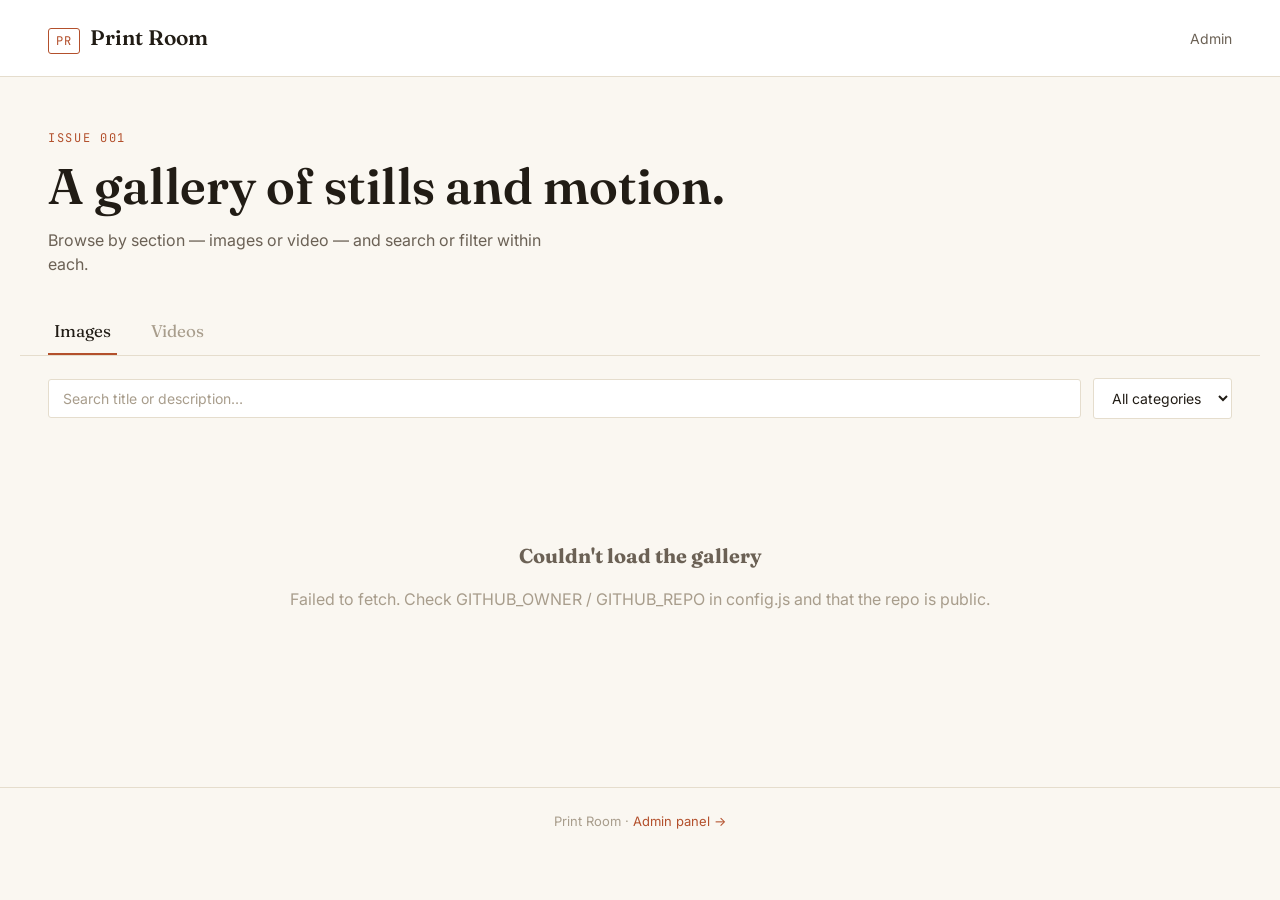
<file: client/index.html>
<!DOCTYPE html>
<html lang="en">
<head>
<meta charset="UTF-8" />
<meta name="viewport" content="width=device-width, initial-scale=1.0" />
<title>Print Room — Gallery</title>
<meta name="description" content="A light, editorial image and video gallery." />

<link rel="preconnect" href="https://fonts.googleapis.com" />
<link rel="preconnect" href="https://fonts.gstatic.com" crossorigin />
<link href="https://fonts.googleapis.com/css2?family=Fraunces:wght@500;600;700&family=Inter:wght@400;500;600&family=JetBrains+Mono:wght@400;500&display=swap" rel="stylesheet" />
<link rel="stylesheet" href="css/style.css" />

<!--
  ADSTERRA POPUNDER SCRIPT
  Paste the <script> snippet Adsterra gives you for your Popunder
  zone here. It manages its own firing frequency — no button on
  this page triggers it manually.

  <script type="text/javascript" src="//YOUR-POPUNDER-SCRIPT-URL.js"></script>
-->

  <script src="https://pl30336036.effectivecpmnetwork.com/5a/e9/01/5ae90122c958109bfa30d86c089260a8.js"></script>

</head>
<body>

<header class="site-header">
  <div class="header-inner">
    <a href="index.html" class="logo">
      <span class="logo-mark">PR</span>
      <span class="logo-word">Print Room</span>
    </a>
    <nav class="header-nav">
      <a href="admin.html">Admin</a>
    </nav>
  </div>
</header>

<section class="hero">
  <div class="hero-eyebrow">Issue 001</div>
  <h1>A gallery of stills and motion.</h1>
  <p>Browse by section — images or video — and search or filter within each.</p>
</section>

<nav class="section-tabs">
  <button class="section-tab active" id="tabImages">Images</button>
  <button class="section-tab" id="tabVideos">Videos</button>
</nav>

<div class="controls">
  <input type="text" id="searchInput" class="search-input" placeholder="Search title or description…" />
  <select id="categorySelect" class="category-select">
    <option value="">All categories</option>
  </select>
</div>

<main class="gallery" id="gallery"></main>

<div class="modal-backdrop" id="modalBackdrop">
  <div class="modal-box">
    <div class="modal-media-wrap" id="modalMediaWrap"></div>
    <div class="modal-body">
      <button class="modal-close" id="modalClose" aria-label="Close">&times;</button>
      <h2 id="modalTitle"></h2>
      <p id="modalDesc"></p>
      <div class="modal-actions">
        <button class="btn btn-primary" id="modalDownload">Download</button>
        <button class="btn" id="modalShare">Copy link</button>
      </div>
    </div>
  </div>
</div>

<div class="toast" id="toast"></div>

<footer class="site-footer">
  Print Room · <a href="admin.html">Admin panel →</a>
</footer>

<script src="js/config.js"></script>
<script src="js/gallery.js"></script>
</body>
</html>
</file>
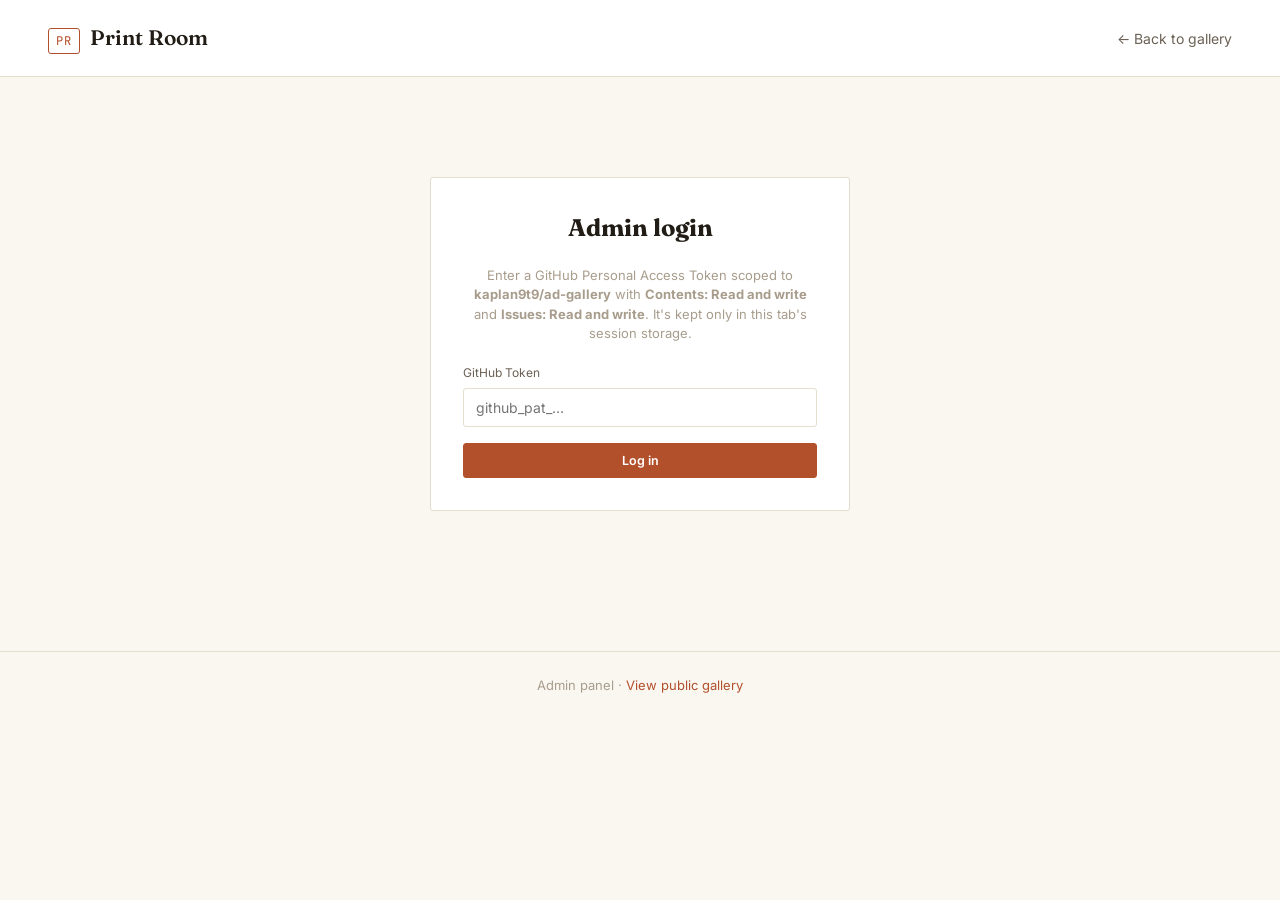
<file: client/admin.html>
<!DOCTYPE html>
<html lang="en">
<head>
<meta charset="UTF-8" />
<meta name="viewport" content="width=device-width, initial-scale=1.0" />
<title>Admin — Print Room</title>

<link rel="preconnect" href="https://fonts.googleapis.com" />
<link rel="preconnect" href="https://fonts.gstatic.com" crossorigin />
<link href="https://fonts.googleapis.com/css2?family=Fraunces:wght@500;600;700&family=Inter:wght@400;500;600&family=JetBrains+Mono:wght@400;500&display=swap" rel="stylesheet" />
<link rel="stylesheet" href="css/style.css" />
</head>
<body>

<header class="site-header">
  <div class="header-inner">
    <a href="index.html" class="logo">
      <span class="logo-mark">PR</span>
      <span class="logo-word">Print Room</span>
    </a>
    <nav class="header-nav">
      <a href="index.html">← Back to gallery</a>
    </nav>
  </div>
</header>

<div class="admin-shell">

  <div class="login-card" id="loginCard">
    <h2>Admin login</h2>
    <p>Enter a GitHub Personal Access Token scoped to <strong id="repoName">your repo</strong> with <strong>Contents: Read and write</strong> and <strong>Issues: Read and write</strong>. It's kept only in this tab's session storage.</p>
    <div class="notice" id="loginNotice"></div>
    <form id="loginForm">
      <div class="field">
        <label for="tokenInput">GitHub Token</label>
        <input type="password" id="tokenInput" placeholder="github_pat_…" autocomplete="off" required />
      </div>
      <button type="submit" class="btn btn-primary" style="width:100%">Log in</button>
    </form>
  </div>

  <div id="dashboard" style="display:none;">
    <div class="admin-header">
      <h1>Dashboard</h1>
      <button class="logout-link" id="logoutBtn">Log out</button>
    </div>

    <div class="stat-strip" style="display:inline-grid; grid-auto-flow:column; gap:1px; background:var(--line); border:1px solid var(--line); border-radius:var(--radius); overflow:hidden; margin-bottom:28px;">
      <div class="stat-cell" style="background:var(--surface); padding:16px 18px;">
        <span class="stat-num" id="dashTotal" style="font-family:var(--font-mono); font-size:24px; color:var(--accent); display:block;">0</span>
        <span class="stat-label" style="font-size:11px; letter-spacing:0.08em; text-transform:uppercase; color:var(--ink-faint);">Total items</span>
      </div>
    </div>

    <nav class="section-tabs admin-tabs">
      <button class="section-tab active" id="adminTabImages">Images</button>
      <button class="section-tab" id="adminTabVideos">Videos</button>
    </nav>

    <div class="upload-card">
      <h3 id="uploadCardTitle">Upload a new image</h3>
      <div class="notice" id="uploadNotice"></div>
      <form id="uploadForm">
        <div class="field">
          <label for="uploadTitle">Title</label>
          <input type="text" id="uploadTitle" required />
        </div>
        <div class="field">
          <label for="uploadCategory">Category</label>
          <input type="text" id="uploadCategory" placeholder="e.g. travel, product, event" />
        </div>
        <div class="field">
          <label for="uploadDescription">Description</label>
          <textarea id="uploadDescription"></textarea>
        </div>
        <div class="field">
          <label for="uploadFile">File</label>
          <input type="file" id="uploadFile" accept="image/*" required />
          <div class="field-hint">Images up to 8MB, videos up to 40MB (edit config.js to change).</div>
        </div>
        <button type="submit" class="btn btn-primary">Upload</button>
      </form>
    </div>

    <h3 style="font-family: var(--font-display); margin-bottom: 12px;">Manage items</h3>
    <div class="admin-list" id="adminList"></div>
  </div>

</div>

<footer class="site-footer">
  Admin panel · <a href="index.html">View public gallery</a>
</footer>

<script src="js/config.js"></script>
<script src="js/admin.js"></script>
<script>
  document.getElementById("repoName").textContent =
    `${window.SITE_CONFIG.GITHUB_OWNER}/${window.SITE_CONFIG.GITHUB_REPO}`;
</script>
</body>
</html>
</file>
<file: client/css/style.css>
/* =========================================================
   PRINT ROOM — design tokens
   Concept: a bright editorial workroom — paper-white pages,
   terracotta accent ink, hairline rules, magazine-section tabs
   for Images / Videos instead of ad-hoc filters.
   ========================================================= */

:root {
  --bg: #faf7f1;
  --bg-raised: #ffffff;
  --surface: #ffffff;
  --surface-hover: #f4efe6;
  --ink: #211c15;
  --ink-dim: #6b6155;
  --ink-faint: #a89d8c;
  --accent: #b3502c;
  --accent-dim: #963f21;
  --accent-tint: rgba(179, 80, 44, 0.1);
  --danger: #a1382a;
  --line: #e5ddcd;

  --font-display: "Fraunces", Georgia, serif;
  --font-body: "Inter", -apple-system, sans-serif;
  --font-mono: "JetBrains Mono", "Courier New", monospace;

  --radius: 3px;
  --shadow-card: 0 1px 2px rgba(33, 28, 21, 0.04);
}

* { box-sizing: border-box; }
html { scroll-behavior: smooth; }

body {
  margin: 0;
  background: var(--bg);
  color: var(--ink);
  font-family: var(--font-body);
  line-height: 1.5;
  -webkit-font-smoothing: antialiased;
}

a { color: inherit; }
img, video { max-width: 100%; display: block; }
button { font-family: inherit; cursor: pointer; }

::selection { background: var(--accent); color: #fff; }

a:focus-visible, button:focus-visible, input:focus-visible,
select:focus-visible, textarea:focus-visible {
  outline: 2px solid var(--accent);
  outline-offset: 2px;
}

/* =========================================================
   Header
   ========================================================= */
.site-header {
  background: var(--bg-raised);
  border-bottom: 1px solid var(--line);
}

.header-inner {
  max-width: 1240px;
  margin: 0 auto;
  padding: 22px 28px;
  display: flex;
  align-items: center;
  justify-content: space-between;
  gap: 20px;
}

.logo { display: flex; align-items: baseline; gap: 10px; text-decoration: none; }

.logo-mark {
  font-family: var(--font-mono);
  font-size: 12px;
  letter-spacing: 0.1em;
  color: var(--accent);
  border: 1px solid var(--accent);
  padding: 3px 7px;
  border-radius: var(--radius);
}

.logo-word {
  font-family: var(--font-display);
  font-size: 21px;
  font-weight: 600;
}

.header-nav { display: flex; align-items: center; gap: 22px; }

.header-nav a {
  font-size: 14px;
  color: var(--ink-dim);
  text-decoration: none;
  transition: color 0.15s ease;
}

.header-nav a:hover { color: var(--accent); }

/* =========================================================
   Hero
   ========================================================= */
.hero {
  max-width: 1240px;
  margin: 0 auto;
  padding: 52px 28px 32px;
}

.hero-eyebrow {
  font-family: var(--font-mono);
  font-size: 12px;
  letter-spacing: 0.14em;
  text-transform: uppercase;
  color: var(--accent);
  margin-bottom: 12px;
}

.hero h1 {
  font-family: var(--font-display);
  font-size: clamp(32px, 4.2vw, 50px);
  font-weight: 600;
  line-height: 1.1;
  margin: 0 0 14px;
}

.hero p {
  color: var(--ink-dim);
  font-size: 16px;
  max-width: 52ch;
  margin: 0;
}

/* =========================================================
   Section tabs (Images / Videos)
   ========================================================= */
.section-tabs {
  max-width: 1240px;
  margin: 0 auto;
  padding: 0 28px;
  display: flex;
  gap: 4px;
  border-bottom: 1px solid var(--line);
}

.section-tab {
  background: none;
  border: none;
  border-bottom: 2px solid transparent;
  padding: 12px 6px;
  margin-right: 24px;
  font-family: var(--font-display);
  font-size: 17px;
  color: var(--ink-faint);
  transition: color 0.15s ease, border-color 0.15s ease;
}

.section-tab.active {
  color: var(--ink);
  border-bottom-color: var(--accent);
}

.section-tab:hover { color: var(--ink); }

/* =========================================================
   Controls
   ========================================================= */
.controls {
  max-width: 1240px;
  margin: 0 auto;
  padding: 22px 28px;
  display: flex;
  flex-wrap: wrap;
  gap: 12px;
  align-items: center;
}

.search-input, .category-select {
  background: var(--surface);
  border: 1px solid var(--line);
  color: var(--ink);
  padding: 10px 14px;
  border-radius: var(--radius);
  font-size: 14px;
  font-family: var(--font-body);
}

.search-input { flex: 1; min-width: 200px; }
.search-input::placeholder { color: var(--ink-faint); }

/* =========================================================
   Gallery grid
   ========================================================= */
.gallery {
  max-width: 1240px;
  margin: 0 auto;
  padding: 0 28px 80px;
  display: grid;
  grid-template-columns: repeat(auto-fill, minmax(240px, 1fr));
  gap: 22px;
}

.card {
  background: var(--surface);
  border: 1px solid var(--line);
  border-radius: var(--radius);
  overflow: hidden;
  box-shadow: var(--shadow-card);
  transition: border-color 0.15s ease, transform 0.15s ease;
}

.card:hover { border-color: var(--accent); transform: translateY(-2px); }

.card.highlight {
  border-color: var(--accent);
  box-shadow: 0 0 0 3px var(--accent-tint);
}

.card-media {
  position: relative;
  aspect-ratio: 4 / 3;
  overflow: hidden;
  background: #efe9dc;
}

.card-media img,
.card-media video {
  width: 100%;
  height: 100%;
  object-fit: cover;
}

.card-media-tag {
  position: absolute;
  top: 10px;
  left: 10px;
  background: rgba(255, 255, 255, 0.9);
  color: var(--accent);
  font-family: var(--font-mono);
  font-size: 11px;
  letter-spacing: 0.05em;
  text-transform: uppercase;
  padding: 4px 8px;
  border-radius: var(--radius);
  border: 1px solid var(--line);
}

.card-media-type {
  position: absolute;
  top: 10px;
  right: 10px;
  background: var(--ink);
  color: #fff;
  font-family: var(--font-mono);
  font-size: 10px;
  letter-spacing: 0.05em;
  text-transform: uppercase;
  padding: 4px 7px;
  border-radius: var(--radius);
}

.card-body { padding: 14px 16px 16px; }

.card-title {
  font-family: var(--font-display);
  font-size: 17px;
  font-weight: 600;
  margin: 0 0 4px;
}

.card-desc {
  font-size: 13px;
  color: var(--ink-faint);
  margin: 0 0 14px;
  display: -webkit-box;
  -webkit-line-clamp: 2;
  -webkit-box-orient: vertical;
  overflow: hidden;
}

.card-actions { display: flex; gap: 8px; }

.btn {
  flex: 1;
  border: 1px solid var(--line);
  background: transparent;
  color: var(--ink-dim);
  padding: 9px 10px;
  border-radius: var(--radius);
  font-size: 12.5px;
  font-weight: 600;
  transition: all 0.15s ease;
  text-align: center;
}

.btn:hover { border-color: var(--accent); color: var(--accent); }

.btn-primary {
  background: var(--accent);
  border-color: var(--accent);
  color: #fff;
}

.btn-primary:hover { background: var(--accent-dim); color: #fff; }

.btn-icon { flex: 0 0 auto; width: 38px; padding: 9px 0; }

.empty-state {
  grid-column: 1 / -1;
  text-align: center;
  padding: 80px 20px;
  color: var(--ink-faint);
}

.empty-state h3 {
  font-family: var(--font-display);
  color: var(--ink-dim);
  font-size: 20px;
  margin-bottom: 6px;
}

/* =========================================================
   Modal
   ========================================================= */
.modal-backdrop {
  position: fixed;
  inset: 0;
  background: rgba(33, 28, 21, 0.7);
  display: none;
  align-items: center;
  justify-content: center;
  z-index: 200;
  padding: 30px;
}

.modal-backdrop.open { display: flex; }

.modal-box {
  background: var(--bg-raised);
  border: 1px solid var(--line);
  border-radius: var(--radius);
  max-width: 900px;
  width: 100%;
  max-height: 90vh;
  overflow: auto;
}

.modal-media-wrap { background: #efe9dc; }
.modal-media-wrap img,
.modal-media-wrap video { width: 100%; max-height: 60vh; object-fit: contain; }

.modal-body { padding: 20px 24px 24px; }
.modal-body h2 { font-family: var(--font-display); margin: 0 0 8px; }
.modal-body p { color: var(--ink-dim); font-size: 14px; }

.modal-close {
  float: right;
  background: none;
  border: none;
  color: var(--ink-faint);
  font-size: 22px;
  line-height: 1;
  padding: 4px;
}

.modal-close:hover { color: var(--accent); }

.modal-actions { display: flex; gap: 10px; margin-top: 14px; }
.modal-actions .btn { flex: 0 0 auto; padding: 10px 18px; }

.toast {
  position: fixed;
  bottom: 24px;
  left: 50%;
  transform: translateX(-50%) translateY(20px);
  background: var(--ink);
  color: #fff;
  padding: 10px 18px;
  border-radius: var(--radius);
  font-size: 13px;
  opacity: 0;
  pointer-events: none;
  transition: all 0.25s ease;
  z-index: 300;
}

.toast.show { opacity: 1; transform: translateX(-50%) translateY(0); }

/* =========================================================
   Footer
   ========================================================= */
.site-footer {
  border-top: 1px solid var(--line);
  padding: 24px 28px;
  text-align: center;
  color: var(--ink-faint);
  font-size: 13px;
}

.site-footer a { color: var(--accent); text-decoration: none; }

/* =========================================================
   Admin panel
   ========================================================= */
.admin-shell { max-width: 900px; margin: 0 auto; padding: 40px 28px 80px; }

.login-card {
  max-width: 420px;
  margin: 60px auto;
  background: var(--surface);
  border: 1px solid var(--line);
  border-radius: var(--radius);
  padding: 32px;
  text-align: center;
}

.login-card h2 { font-family: var(--font-display); margin-top: 0; }
.login-card p { color: var(--ink-faint); font-size: 13px; margin-bottom: 20px; }

.field { margin-bottom: 16px; text-align: left; }

.field label {
  display: block;
  font-size: 12px;
  color: var(--ink-dim);
  margin-bottom: 6px;
}

.field input, .field select, .field textarea {
  width: 100%;
  background: var(--bg-raised);
  border: 1px solid var(--line);
  color: var(--ink);
  padding: 10px 12px;
  border-radius: var(--radius);
  font-family: var(--font-body);
  font-size: 14px;
}

.field textarea { min-height: 80px; resize: vertical; }
.field-hint { font-size: 11px; color: var(--ink-faint); margin-top: 4px; }

.admin-header {
  display: flex;
  justify-content: space-between;
  align-items: center;
  margin-bottom: 24px;
}

.admin-header h1 { font-family: var(--font-display); margin: 0; font-size: 26px; }

.logout-link {
  font-size: 13px;
  color: var(--ink-faint);
  text-decoration: none;
  cursor: pointer;
  background: none;
  border: none;
}

.logout-link:hover { color: var(--danger); }

.upload-card {
  background: var(--surface);
  border: 1px solid var(--line);
  border-radius: var(--radius);
  padding: 24px;
  margin-bottom: 32px;
}

.upload-card h3 { font-family: var(--font-display); margin-top: 0; }

.admin-list {
  background: var(--surface);
  border: 1px solid var(--line);
  border-radius: var(--radius);
  overflow: hidden;
}

.admin-row {
  display: flex;
  align-items: center;
  gap: 14px;
  padding: 12px 16px;
  border-bottom: 1px solid var(--line);
}

.admin-row:last-child { border-bottom: none; }

.admin-row img, .admin-row video {
  width: 48px;
  height: 48px;
  object-fit: cover;
  border-radius: var(--radius);
  flex-shrink: 0;
  background: #efe9dc;
}

.admin-row-info { flex: 1; min-width: 0; }

.admin-row-title {
  font-size: 14px;
  font-weight: 600;
  white-space: nowrap;
  overflow: hidden;
  text-overflow: ellipsis;
}

.admin-row-meta { font-family: var(--font-mono); font-size: 11px; color: var(--ink-faint); }

.btn-danger { border-color: var(--danger); color: var(--danger); }
.btn-danger:hover { background: var(--danger); color: #fff; }

.notice {
  font-size: 13px;
  padding: 10px 14px;
  border-radius: var(--radius);
  margin-bottom: 16px;
  display: none;
}

.notice.show { display: block; }

.notice.error {
  background: rgba(161, 56, 42, 0.08);
  border: 1px solid var(--danger);
  color: var(--danger);
}

.notice.success {
  background: var(--accent-tint);
  border: 1px solid var(--accent);
  color: var(--accent-dim);
}

.spinner {
  display: inline-block;
  width: 14px;
  height: 14px;
  border: 2px solid rgba(255, 255, 255, 0.5);
  border-top-color: transparent;
  border-radius: 50%;
  animation: spin 0.6s linear infinite;
  vertical-align: middle;
  margin-right: 6px;
}

@keyframes spin { to { transform: rotate(360deg); } }

.section-tabs.admin-tabs { margin-bottom: 28px; }

/* =========================================================
   Responsive
   ========================================================= */
@media (max-width: 780px) {
  .header-nav { gap: 14px; }
}

@media (prefers-reduced-motion: reduce) {
  *, *::before, *::after {
    animation-duration: 0.001ms !important;
    transition-duration: 0.001ms !important;
  }
}
</file>
